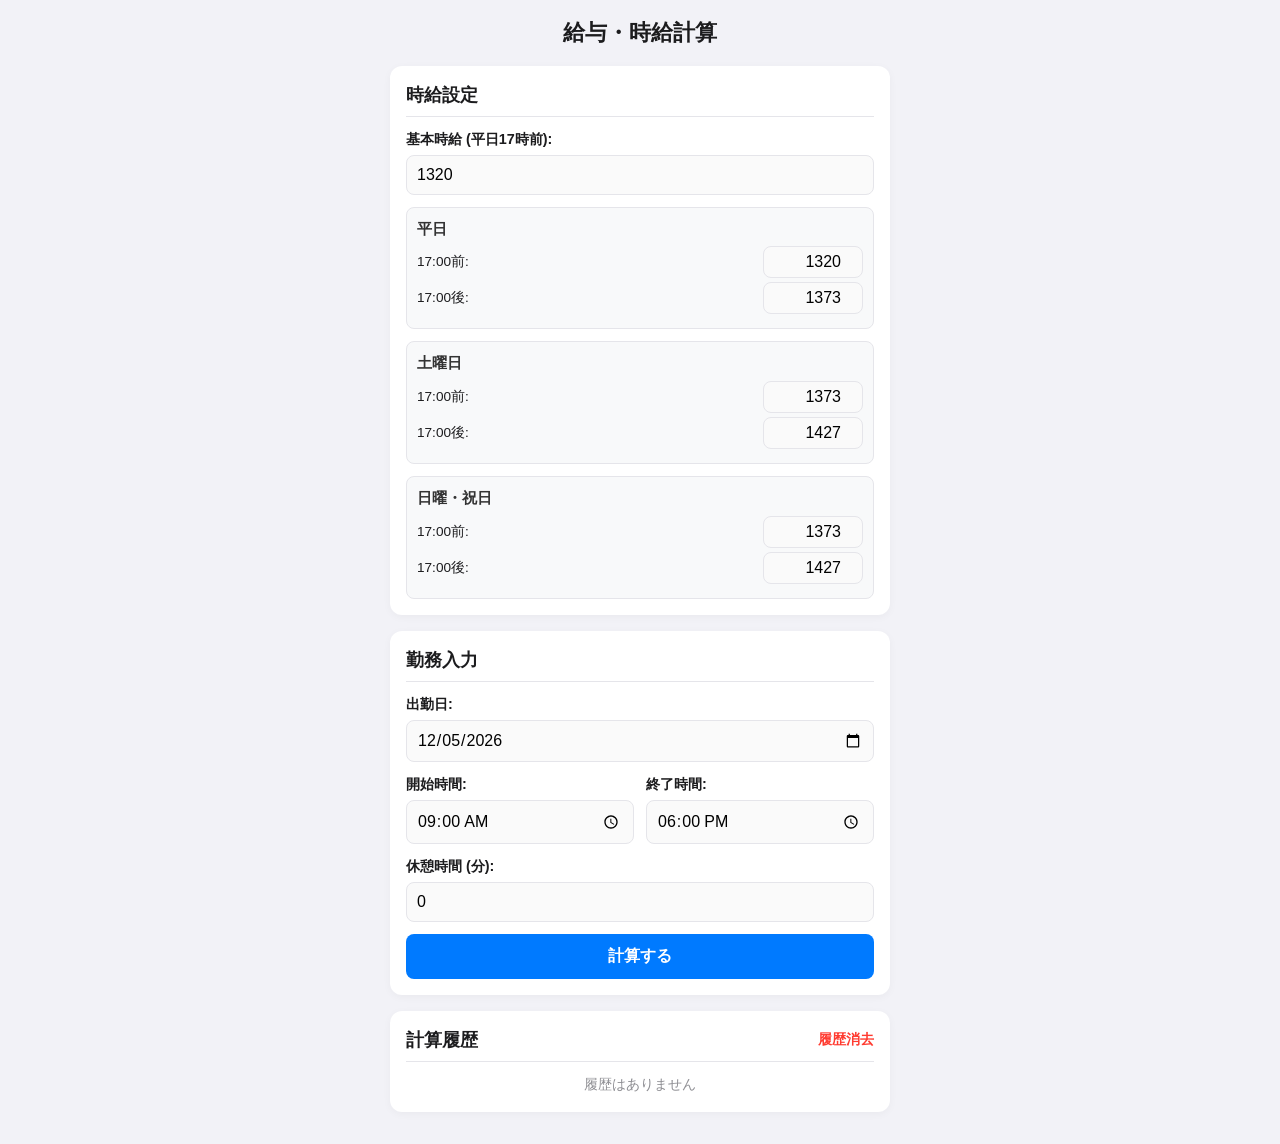
<file: index.html>
<!DOCTYPE html>
<html lang="ja">
<head>
  <meta charset="UTF-8">
  <meta name="viewport" content="width=device-width, initial-scale=1.0, maximum-scale=1.0, user-scalable=no">
  <title>給与・時給計算ツール</title>
  <link rel="stylesheet" href="style.css">
</head>
<body>
  <div class="container">
    <h1>給与・時給計算</h1>

    <!-- 時給設定エリア -->
    <section class="card">
      <h2>時給設定</h2>
      <div class="input-group">
        <label for="baseWage">基本時給 (平日17時前):</label>
        <input type="number" id="baseWage" value="1320" step="10">
      </div>

      <div class="rate-grid">
        <div class="rate-item">
          <h3>平日</h3>
          <div>
            <label>17:00前:</label>
            <input type="number" id="wageWeekdayDay" value="1320">
          </div>
          <div>
            <label>17:00後:</label>
            <input type="number" id="wageWeekdayNight" value="1373">
          </div>
        </div>

        <div class="rate-item">
          <h3>土曜日</h3>
          <div>
            <label>17:00前:</label>
            <input type="number" id="wageSatDay" value="1373">
          </div>
          <div>
            <label>17:00後:</label>
            <input type="number" id="wageSatNight" value="1427">
          </div>
        </div>

        <div class="rate-item">
          <h3>日曜・祝日</h3>
          <div>
            <label>17:00前:</label>
            <input type="number" id="wageSunHoliDay" value="1373">
          </div>
          <div>
            <label>17:00後:</label>
            <input type="number" id="wageSunHoliNight" value="1427">
          </div>
        </div>
      </div>
    </section>

    <!-- 勤務時間入力エリア -->
    <section class="card">
      <h2>勤務入力</h2>
      <div class="input-group">
        <label for="workDate">出勤日:</label>
        <input type="date" id="workDate">
      </div>

      <div class="input-group flex-row">
        <div>
          <label for="startTime">開始時間:</label>
          <input type="time" id="startTime" value="09:00">
        </div>
        <div>
          <label for="endTime">終了時間:</label>
          <input type="time" id="endTime" value="18:00">
        </div>
      </div>

      <div class="input-group">
        <label for="breakMinutes">休憩時間 (分):</label>
        <input type="number" id="breakMinutes" value="0" min="0" step="5">
      </div>

      <button id="calcBtn" class="btn primary">計算する</button>
    </section>

    <!-- 計算結果表示エリア -->
    <section class="card" id="resultCard" style="display: none;">
      <h2>計算結果</h2>
      <div class="total-amount">
        合計支給額: <span id="totalSalary">0</span> 円
      </div>
      <div class="date-type-badge" id="dateTypeBadge"></div>

      <div class="details-list" id="detailsList">
        <!-- JSで内訳が挿入されます -->
      </div>
    </section>

    <!-- 計算履歴エリア -->
    <section class="card">
      <div class="history-header">
        <h2>計算履歴</h2>
        <button id="clearHistoryBtn" class="btn danger-text">履歴消去</button>
      </div>
      <div id="historyList" class="history-list">
        <p class="empty-msg">履歴はありません</p>
      </div>
    </section>
  </div>

  <script src="script.js"></script>
</body>
</html>
</file>
<file: style.css>
:root {
  --primary-color: #007aff;
  --bg-color: #f2f2f7;
  --card-bg: #ffffff;
  --text-color: #1c1c1e;
  --border-color: #e5e5ea;
  --accent-color: #ff9500;
}

* {
  box-sizing: border-box;
  margin: 0;
  padding: 0;
  font-family: -apple-system, BlinkMacSystemFont, "Segoe UI", Roboto, Helvetica, Arial, sans-serif;
}

body {
  background-color: var(--bg-color);
  color: var(--text-color);
  line-height: 1.5;
  padding: 16px;
  -webkit-text-size-adjust: 100%;
}

.container {
  max-width: 500px;
  margin: 0 auto;
}

h1 {
  font-size: 1.4rem;
  text-align: center;
  margin-bottom: 16px;
}

.card {
  background: var(--card-bg);
  border-radius: 12px;
  padding: 16px;
  margin-bottom: 16px;
  box-shadow: 0 2px 8px rgba(0, 0, 0, 0.04);
}

h2 {
  font-size: 1.1rem;
  border-bottom: 1px solid var(--border-color);
  padding-bottom: 8px;
  margin-bottom: 12px;
}

.input-group {
  margin-bottom: 12px;
}

.input-group label {
  display: block;
  font-size: 0.9rem;
  font-weight: 600;
  margin-bottom: 4px;
}

input[type="number"],
input[type="date"],
input[type="time"] {
  width: 100%;
  padding: 10px;
  font-size: 1rem;
  border: 1px solid var(--border-color);
  border-radius: 8px;
  background-color: #fafafa;
  -webkit-appearance: none;
}

.flex-row {
  display: flex;
  gap: 12px;
}

.flex-row > div {
  flex: 1;
}

.rate-grid {
  display: grid;
  grid-template-columns: 1fr;
  gap: 12px;
  margin-top: 12px;
}

.rate-item {
  background: #f8f9fa;
  padding: 10px;
  border-radius: 8px;
  border: 1px solid var(--border-color);
}

.rate-item h3 {
  font-size: 0.95rem;
  margin-bottom: 6px;
  color: #333;
}

.rate-item div {
  display: flex;
  justify-content: space-between;
  align-items: center;
  margin-bottom: 4px;
}

.rate-item label {
  font-size: 0.85rem;
}

.rate-item input {
  width: 100px;
  padding: 6px;
  text-align: right;
}

.btn {
  width: 100%;
  padding: 12px;
  font-size: 1rem;
  font-weight: bold;
  border: none;
  border-radius: 8px;
  cursor: pointer;
  transition: opacity 0.2s;
}

.btn.primary {
  background-color: var(--primary-color);
  color: #fff;
}

.btn:active {
  opacity: 0.7;
}

.danger-text {
  background: none;
  border: none;
  color: #ff3b30;
  font-size: 0.85rem;
  cursor: pointer;
  width: auto;
  padding: 0;
}

.history-header {
  display: flex;
  justify-content: space-between;
  align-items: center;
  border-bottom: 1px solid var(--border-color);
  padding-bottom: 8px;
  margin-bottom: 12px;
}

.history-header h2 {
  border-bottom: none;
  padding-bottom: 0;
  margin-bottom: 0;
}

.total-amount {
  font-size: 1.4rem;
  font-weight: bold;
  color: #2c3e50;
  text-align: center;
  margin-bottom: 8px;
}

.total-amount span {
  color: var(--primary-color);
  font-size: 1.8rem;
}

.date-type-badge {
  text-align: center;
  font-size: 0.85rem;
  font-weight: bold;
  color: #555;
  margin-bottom: 12px;
}

.details-list {
  background: #f8f9fa;
  border-radius: 8px;
  padding: 10px;
  font-size: 0.9rem;
}

.detail-row {
  display: flex;
  justify-content: space-between;
  padding: 4px 0;
  border-bottom: 1px dashed var(--border-color);
}

.detail-row:last-child {
  border-bottom: none;
}

.history-item {
  border-bottom: 1px solid var(--border-color);
  padding: 10px 0;
  font-size: 0.85rem;
}

.history-item:last-child {
  border-bottom: none;
}

.history-date {
  font-weight: bold;
  margin-bottom: 2px;
}

.history-summary {
  display: flex;
  justify-content: space-between;
  color: #555;
}

.empty-msg {
  text-align: center;
  color: #8e8e93;
  font-size: 0.9rem;
}
</file>
